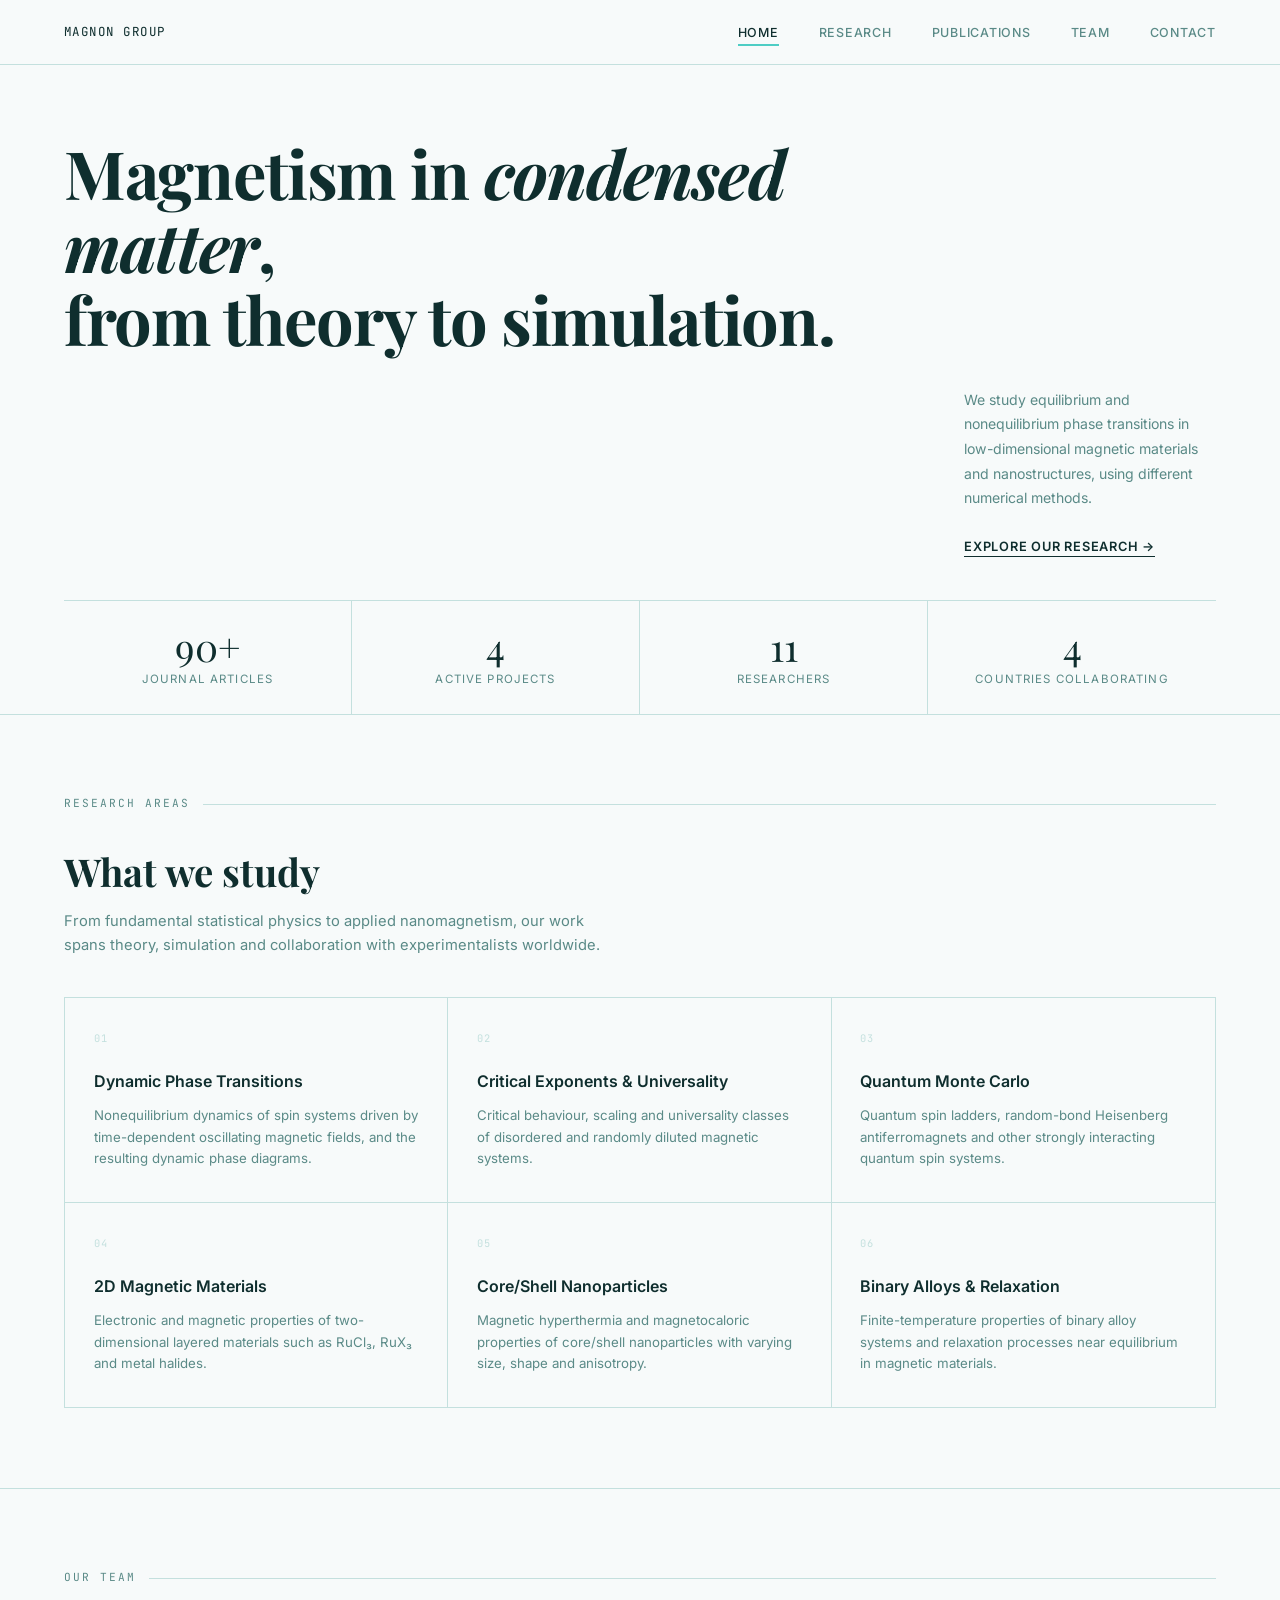
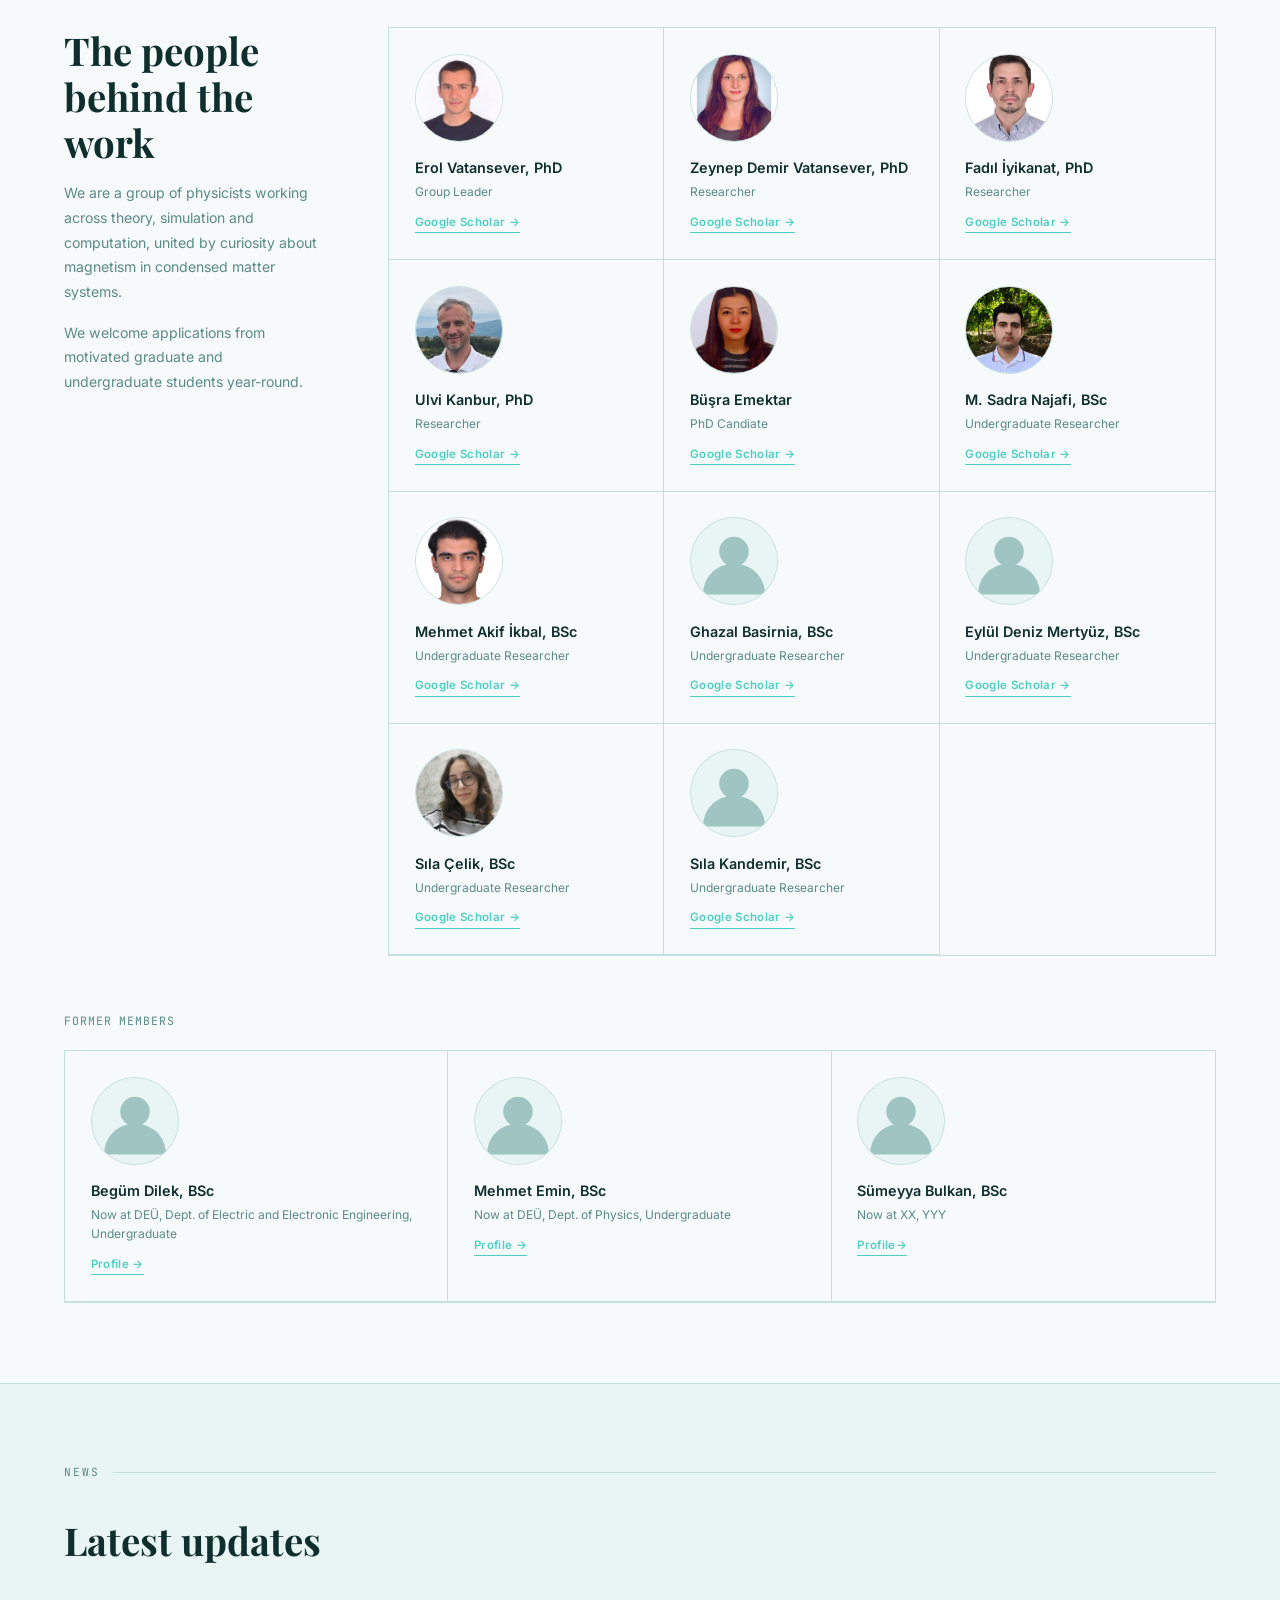
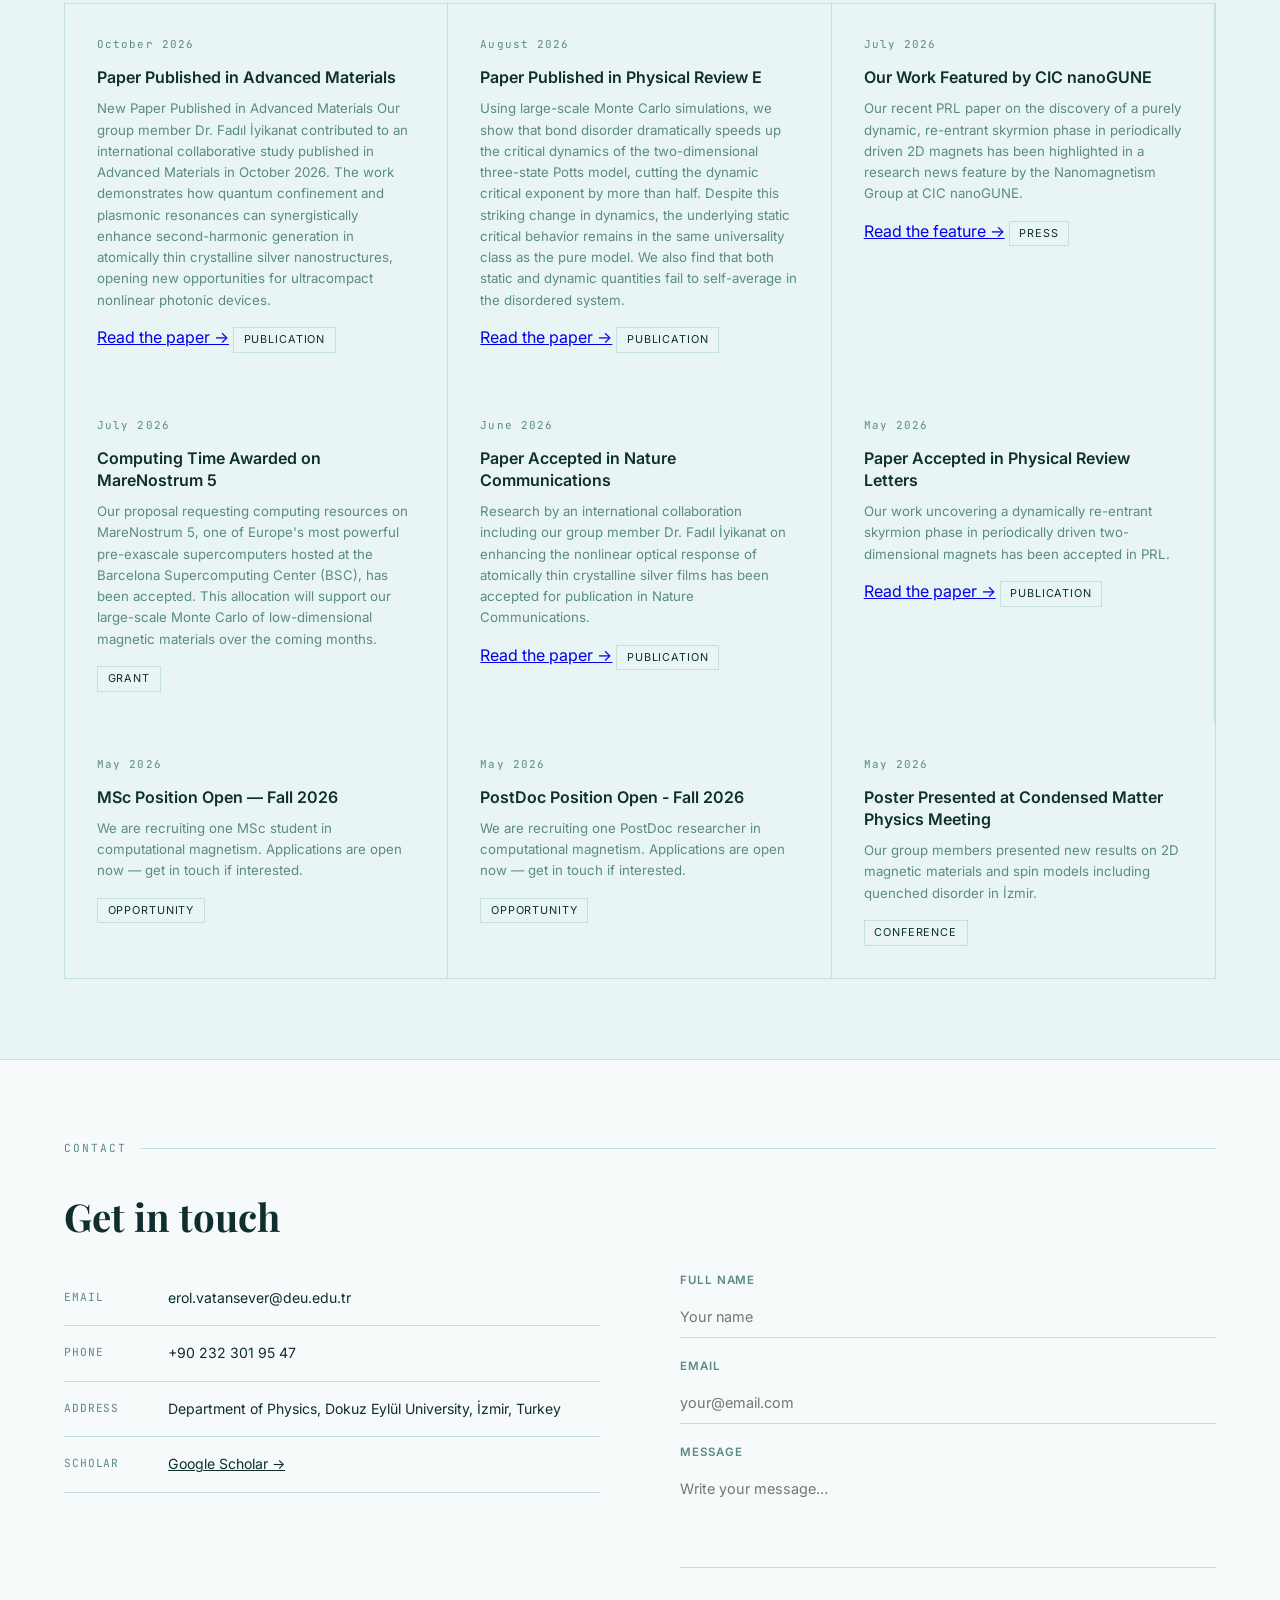
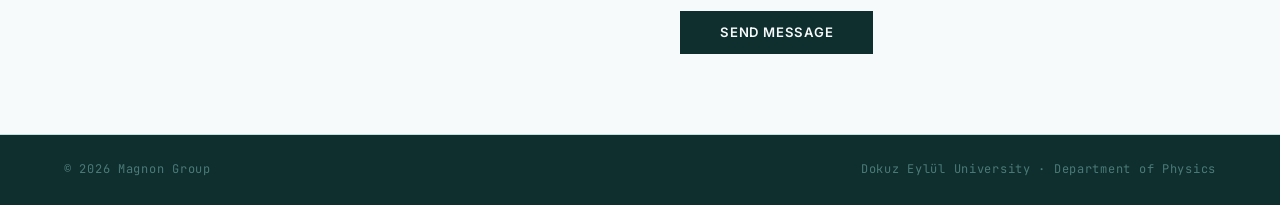
<file: index.html>
<!DOCTYPE html>
<html lang="en">
<head>
<meta charset="UTF-8">
<meta name="viewport" content="width=device-width, initial-scale=1.0">
<title>Magnon Group — Computational Magnetism in Nanomaterials | Dokuz Eylül University</title>
<link href="https://fonts.googleapis.com/css2?family=Playfair+Display:ital,wght@0,400;0,700;1,400&family=Inter:wght@300;400;500;600&family=JetBrains+Mono:wght@400;500&display=swap" rel="stylesheet">
<link rel="stylesheet" href="shared.css">
</head>
<body>

<!-- ============================================================
     HOW TO EDIT
     - Search for [EDIT] to find every placeholder
     - This site has 3 pages: index.html / research.html / publications.html
     - All three share one stylesheet: shared.css
     ============================================================ -->

<nav>
  <a class="nav-logo" href="index.html">Magnon Group</a>
  <ul class="nav-links">
    <li><a href="index.html" class="active">Home</a></li>
    <li><a href="research.html">Research</a></li>
    <li><a href="publications.html">Publications</a></li>
    <li><a href="#team">Team</a></li>
    <li><a href="#contact">Contact</a></li>
  </ul>
</nav>

<!-- HERO -->
<div class="hero">
  <div class="hero-main">
    <h1 class="hero-headline">Magnetism in <em>condensed matter</em>,<br>from theory to simulation.</h1>
    <div class="hero-aside">
      <p>We study equilibrium and nonequilibrium phase transitions in low-dimensional magnetic materials and nanostructures, 
        using different numerical methods.</p>
      <a href="research.html" class="hero-link">Explore our research →</a>
    </div>
  </div>
  <div class="hero-bar">
    <div class="hero-stat"><div class="stat-n">90+</div><div class="stat-l">Journal Articles</div></div>
    <div class="hero-stat"><div class="stat-n">4</div><div class="stat-l">Active Projects</div></div>
    <div class="hero-stat"><div class="stat-n">11</div><div class="stat-l">Researchers</div></div>
    <div class="hero-stat"><div class="stat-n">4</div><div class="stat-l">Countries Collaborating</div></div>
  </div>
</div>

<!-- RESEARCH AREAS -->
<section id="research">
  <div class="eyebrow">Research Areas</div>
  <h2 class="title">What we study</h2>
  <p class="sub">From fundamental statistical physics to applied nanomagnetism, our work spans theory, simulation and collaboration with experimentalists worldwide.</p>
  <div class="research-grid" style="grid-template-columns: repeat(3, 1fr);">
    <div class="rc">
      <div class="rc-num">01</div>
      <h3>Dynamic Phase Transitions</h3>
      <p>Nonequilibrium dynamics of spin systems driven by time-dependent oscillating magnetic fields, and the resulting dynamic phase diagrams.</p>
    </div>
    <div class="rc">
      <div class="rc-num">02</div>
      <h3>Critical Exponents &amp; Universality</h3>
      <p>Critical behaviour, scaling and universality classes of disordered and randomly diluted magnetic systems.</p>
    </div>
    <div class="rc">
      <div class="rc-num">03</div>
      <h3>Quantum Monte Carlo</h3>
      <p>Quantum spin ladders, random-bond Heisenberg antiferromagnets and other strongly interacting quantum spin systems.</p>
    </div>
    <div class="rc">
      <div class="rc-num">04</div>
      <h3>2D Magnetic Materials</h3>
      <p>Electronic and magnetic properties of two-dimensional layered materials such as RuCl₃, RuX₃ and metal halides.</p>
    </div>
    <div class="rc">
      <div class="rc-num">05</div>
      <h3>Core/Shell Nanoparticles</h3>
      <p>Magnetic hyperthermia and magnetocaloric properties of core/shell nanoparticles with varying size, shape and anisotropy.</p>
    </div>
    <div class="rc">
      <div class="rc-num">06</div>
      <h3>Binary Alloys &amp; Relaxation</h3>
      <p>Finite-temperature properties of binary alloy systems and relaxation processes near equilibrium in magnetic materials.</p>
    </div>
  </div>
</section>

<!-- TEAM -->
<section id="team">
  <div class="eyebrow">Our Team</div>
  <div class="team-layout">
    <div class="team-intro">
      <h2 class="title">The people<br>behind the work</h2>
      <p>We are a group of physicists working across theory, simulation and computation, united by curiosity about magnetism in condensed matter systems.</p>
      <p>We welcome applications from motivated graduate and undergraduate students year-round.</p>
    </div>
    <div class="team-grid">
      <!-- [EDIT] Replace names/roles with your real team. Copy a .mc block to add more people. -->
      <div class="mc"><img class="mc-photo" src="images/erol-vatansever.jpeg" alt="Erol Vatansever, PhD"><div class="mc-name">Erol Vatansever, PhD</div><div class="mc-role">Group Leader</div><a class="mc-link" href="https://scholar.google.com/citations?user=gtV7lAQAAAAJ&hl=en">Google Scholar →</a></div>
      <div class="mc"><img class="mc-photo" src="images/zeynep-demir.jpeg" alt="Zeynep Demir Vatansever, PhD"><div class="mc-name">Zeynep Demir Vatansever, PhD</div><div class="mc-role">Researcher</div><a class="mc-link" href="https://scholar.google.com/citations?user=lhXgpDoAAAAJ&hl=tr">Google Scholar →</a></div>
      <div class="mc"><img class="mc-photo" src="images/fadil-iyikanat.jpeg" alt="Fadıl İyikanat, PhD"><div class="mc-name">Fadıl İyikanat, PhD</div><div class="mc-role">Researcher</div><a class="mc-link" href="https://scholar.google.com/citations?user=Ifz0yk0AAAAJ&hl=en">Google Scholar →</a></div>
      <div class="mc"><img class="mc-photo" src="images/ulvi-kanbur.jpeg" alt="Ulvi Kanbur, PhD"><div class="mc-name">Ulvi Kanbur, PhD</div><div class="mc-role">Researcher</div><a class="mc-link" href="https://scholar.google.com/citations?user=NIyL16gAAAAJ&hl=tr">Google Scholar →</a></div>
      <div class="mc"><img class="mc-photo" src="images/busra-emektar.jpeg" alt="Büşra Emektar"><div class="mc-name">Büşra Emektar</div><div class="mc-role">PhD Candiate</div><a class="mc-link" href="#">Google Scholar →</a></div>
      <div class="mc"><img class="mc-photo" src="images/sadra-najafi.jpeg" alt="M. Sadra Najafi, BSc"><div class="mc-name">M. Sadra Najafi, BSc</div><div class="mc-role">Undergraduate Researcher</div><a class="mc-link" href="#">Google Scholar →</a></div>
      <div class="mc"><img class="mc-photo" src="images/mehmet-akif.jpeg" alt="Mehmet Akif İkbal, BSc"><div class="mc-name">Mehmet Akif İkbal, BSc</div><div class="mc-role">Undergraduate Researcher</div><a class="mc-link" href="#">Google Scholar →</a></div>
      <div class="mc"><img class="mc-photo" src="images/avatar-placeholder.svg" alt="Ghazal Basirnia, BSc"><div class="mc-name">Ghazal Basirnia, BSc</div><div class="mc-role">Undergraduate Researcher</div><a class="mc-link" href="#">Google Scholar →</a></div>
      <div class="mc"><img class="mc-photo" src="images/avatar-placeholder.svg" alt="Eylül Deniz Mertyüz, BSc"><div class="mc-name">Eylül Deniz Mertyüz, BSc</div><div class="mc-role">Undergraduate Researcher</div><a class="mc-link" href="#">Google Scholar →</a></div>
      <div class="mc"><img class="mc-photo" src="images/sila-celik.jpeg" alt="Sıla Çelik, BSc"><div class="mc-name">Sıla Çelik, BSc</div><div class="mc-role">Undergraduate Researcher</div><a class="mc-link" href="#">Google Scholar →</a></div>
      <div class="mc"><img class="mc-photo" src="images/avatar-placeholder.svg" alt="Sıla Kandemir, BSc"><div class="mc-name">Sıla Kandemir, BSc</div><div class="mc-role">Undergraduate Researcher</div><a class="mc-link" href="#">Google Scholar →</a></div>

    </div>
  </div>

  <div style="margin-top: 3.5rem;">
    <p style="font-size: 0.72rem; color: var(--gray3); text-transform: uppercase; letter-spacing: 0.08em; margin-bottom: 1.2rem; font-family: 'JetBrains Mono', monospace;">Former Members</p>
    <div class="team-grid">
      <!-- [EDIT] Replace with real former members. Copy a .mc block to add more. -->
       <div class="mc"><img class="mc-photo" src="images/avatar-placeholder.svg" alt="Begüm Dilek, BSc"><div class="mc-name">Begüm Dilek, BSc</div><div class="mc-role">Now at  DEÜ, Dept. of Electric and Electronic Engineering, Undergraduate</div><a class="mc-link" href="#">Profile →</a></div>
      <div class="mc"><img class="mc-photo" src="images/avatar-placeholder.svg" alt="Mehmet Emin, BSc"><div class="mc-name">Mehmet Emin, BSc</div><div class="mc-role">Now at DEÜ, Dept. of Physics, Undergraduate</div><a class="mc-link" href="#">Profile →</a></div>
       <div class="mc"><img class="mc-photo" src="images/avatar-placeholder.svg" alt="Sümeyya Bulkan, BSc"><div class="mc-name">Sümeyya Bulkan, BSc</div><div class="mc-role">Now at  XX, YYY</div><a class="mc-link" href="#">Profile→</a></div>
  </div>

 
</section>

<!-- NEWS -->
<section class="news" id="news">
  <div class="eyebrow">News</div>
  <h2 class="title">Latest updates</h2>
  <div class="news-grid">
    <!-- [EDIT] One .nc block per news item. -->
     <div class="nc">
      <div class="nc-date">October 2026</div>
      <h3>Paper Published in Advanced Materials</h3>
      <p>New Paper Published in Advanced Materials
Our group member Dr. Fadıl İyikanat contributed to an international collaborative study published in Advanced Materials in October 2026. The work demonstrates how quantum confinement and plasmonic resonances can synergistically enhance second-harmonic generation in atomically thin crystalline silver nanostructures, opening new opportunities for ultracompact nonlinear photonic devices.</p>
      <a class="nc-link" href="https://advanced.onlinelibrary.wiley.com/doi/full/10.1002/adma.75217" target="_blank">Read the paper →</a>
      <span class="nc-tag">Publication</span>
    </div>
     <div class="nc">
      <div class="nc-date">August 2026</div>
      <h3>Paper Published in Physical Review E</h3>
      <p>Using large-scale Monte Carlo simulations, we show that bond disorder dramatically speeds up the critical dynamics of the two-dimensional three-state Potts model, cutting the dynamic critical exponent by more than half. Despite this striking change in dynamics, the underlying static critical behavior remains in the same universality class as the pure model. We also find that both static and dynamic quantities fail to self-average in the disordered system.</p>
      <a class="nc-link" href="https://journals.aps.org/pre/accepted/10.1103/7hy2-c47n" target="_blank">Read the paper →</a>
      <span class="nc-tag">Publication</span>
    </div>
     <div class="nc">
      <div class="nc-date">July 2026</div>
      <h3>Our Work Featured by CIC nanoGUNE</h3>
      <p>Our recent PRL paper on the discovery of a purely dynamic, re-entrant skyrmion phase in periodically driven 2D magnets has been highlighted in a research news feature by the Nanomagnetism Group at CIC nanoGUNE.</p>
      <a class="nc-link" href="https://www.nanogune.eu/en/research/nanomagnetism/news/purely-dynamic-skyrmion-phase-discovered" target="_blank">Read the feature →</a>
      <span class="nc-tag">Press</span>
    </div>
     <div class="nc">
      <div class="nc-date">July 2026</div>
      <h3>Computing Time Awarded on MareNostrum 5</h3>
      <p>Our proposal requesting computing resources on MareNostrum 5, one of Europe's most powerful pre-exascale supercomputers hosted at the Barcelona Supercomputing Center (BSC), has been accepted. This allocation will support our large-scale Monte Carlo of low-dimensional magnetic materials over the coming months.</p>
      <span class="nc-tag">Grant</span>
    </div>
     <div class="nc">
      <div class="nc-date">June 2026</div>
      <h3>Paper Accepted in Nature Communications</h3>
      <p>Research by an international collaboration including our group member Dr. Fadıl İyikanat on enhancing the nonlinear optical response of atomically thin crystalline silver films has been accepted for publication in Nature Communications.</p>
      <a class="nc-link" href="https://www.nature.com/articles/s41467-026-74804-4" target="_blank">Read the paper →</a>
      <span class="nc-tag">Publication</span>
    </div>
    <div class="nc">
      <div class="nc-date">May 2026</div>
      <h3>Paper Accepted in Physical Review Letters</h3>
      <p>Our work uncovering a dynamically re-entrant skyrmion phase in periodically driven two-dimensional magnets has been accepted in PRL.</p>
      <a class="nc-link" href="https://journals.aps.org/prl/abstract/10.1103/jn9y-yfcw" target="_blank">Read the paper →</a>
      <span class="nc-tag">Publication</span>
    </div>
    <div class="nc">
      <div class="nc-date">May 2026</div>
      <h3>MSc Position Open — Fall 2026</h3>
      <p>We are recruiting one MSc student in computational magnetism. Applications are open now — get in touch if interested.</p>
      <span class="nc-tag">Opportunity</span>
    </div>
    <div class="nc">
      <div class="nc-date">May 2026</div>
      <h3>PostDoc Position Open - Fall 2026</h3>
      <p>We are recruiting one PostDoc researcher in computational magnetism. Applications are open now — get in touch if interested.</p>
      <span class="nc-tag">Opportunity</span>
    </div>
    <div class="nc">
      <div class="nc-date">May 2026</div>
      <h3>Poster Presented at Condensed Matter Physics Meeting</h3>
      <p>Our group members presented new results on 2D magnetic materials and  spin models including quenched disorder in İzmir.</p>
      <span class="nc-tag">Conference</span>
    </div>
  </div>
</section>

<!-- CONTACT -->
<section id="contact">
  <div class="eyebrow">Contact</div>
  <div class="contact-layout">
    <div>
      <h2 class="title">Get in touch</h2>
      <div class="contact-details">
        <div class="cd-row"><span class="cd-label">Email</span><span>erol.vatansever@deu.edu.tr</span></div>
        <div class="cd-row"><span class="cd-label">Phone</span><span>+90 232 301 95 47</span></div>
        <div class="cd-row"><span class="cd-label">Address</span><span>Department of Physics, Dokuz Eylül University, İzmir, Turkey</span></div>
        <div class="cd-row"><span class="cd-label">Scholar</span><span><a href="https://scholar.google.com.tr/citations?user=gtV7lAQAAAAJ" target="_blank" style="color:inherit;">Google Scholar →</a></span></div>
      </div>
    </div>
    <div>
      <h2 class="title" style="opacity:0;user-select:none">·</h2>
      <form class="contact-form" action="https://formspree.io/f/xdavrqqo" method="POST">
  <div class="fg"><label>Full Name</label><input type="text" name="name" placeholder="Your name" required></div>
  <div class="fg"><label>Email</label><input type="email" name="email" placeholder="your@email.com" required></div>
  <div class="fg"><label>Message</label><textarea name="message" placeholder="Write your message…" required></textarea></div>
  <button type="submit" class="btn-send">Send Message</button>
</form>
    </div>
  </div>
</section>

<footer>
  <span>© 2026 Magnon Group</span>
  <span>Dokuz Eylül University · Department of Physics</span>
</footer>

</body>
</html>
</file>
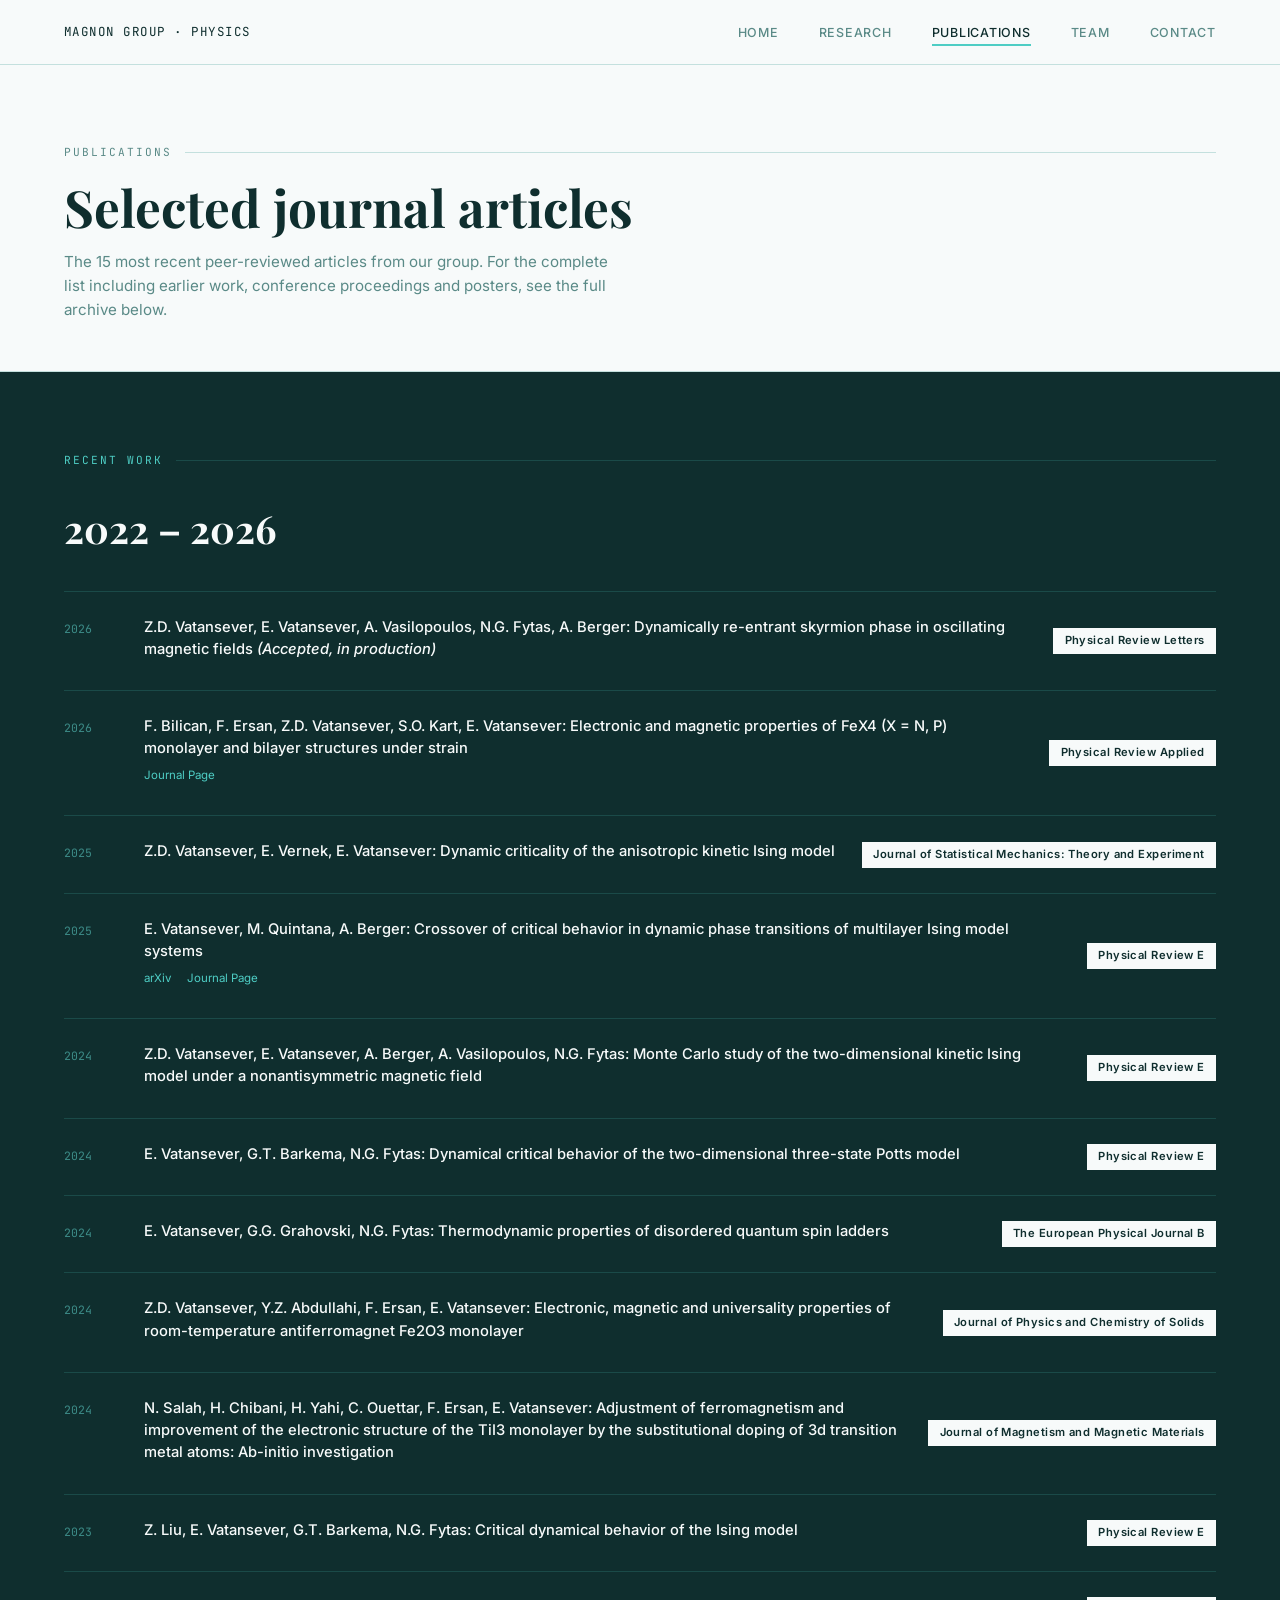
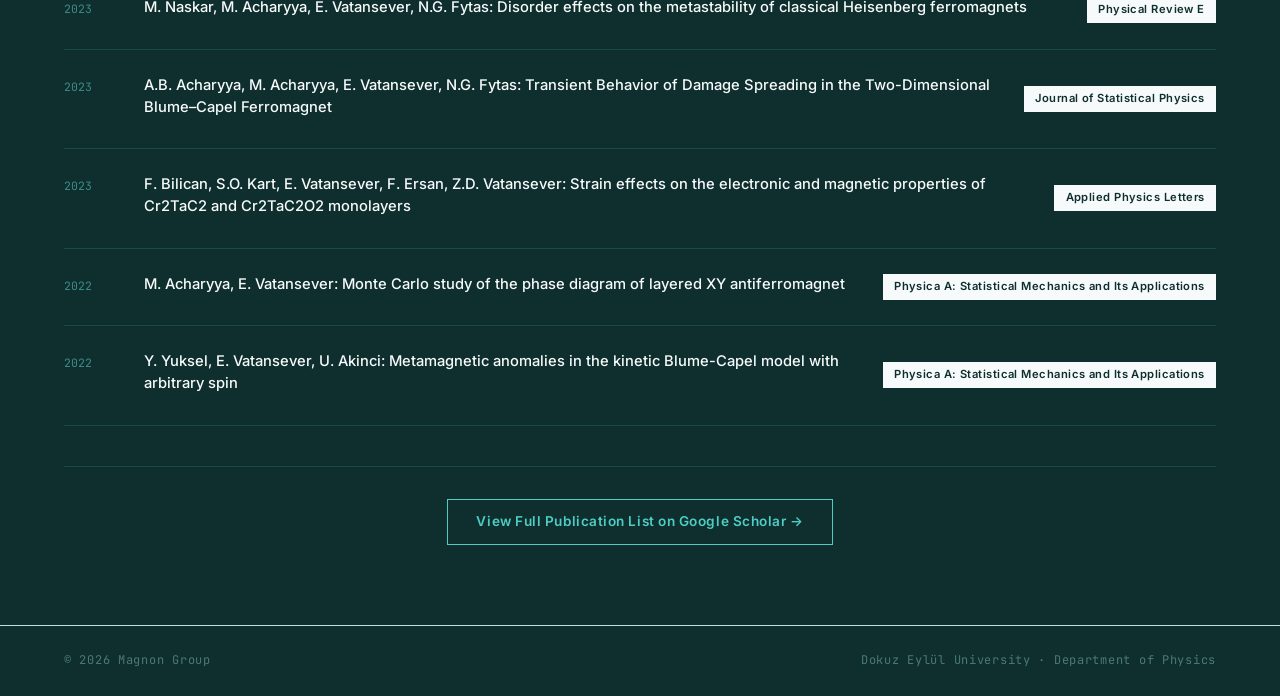
<file: publications.html>
<!DOCTYPE html>
<html lang="en">
<head>
<meta charset="UTF-8">
<meta name="viewport" content="width=device-width, initial-scale=1.0">
<title>Publications — Magnon Group</title>
<link href="https://fonts.googleapis.com/css2?family=Playfair+Display:ital,wght@0,400;0,700;1,400&family=Inter:wght@300;400;500;600&family=JetBrains+Mono:wght@400;500&display=swap" rel="stylesheet">
<link rel="stylesheet" href="shared.css">
</head>
<body>

<nav>
  <a class="nav-logo" href="index.html">Magnon Group · Physics</a>
  <ul class="nav-links">
    <li><a href="index.html">Home</a></li>
    <li><a href="research.html">Research</a></li>
    <li><a href="publications.html" class="active">Publications</a></li>
    <li><a href="index.html#team">Team</a></li>
    <li><a href="index.html#contact">Contact</a></li>
  </ul>
</nav>

<div class="page-header">
  <div class="eyebrow">Publications</div>
  <h1>Selected journal articles</h1>
  <p>The 15 most recent peer-reviewed articles from our group. For the complete list including earlier work, conference proceedings and posters, see the full archive below.</p>
</div>

<section class="publications">
  <div class="eyebrow">Recent Work</div>
  <h2 class="title">2022 – 2026</h2>
  <div class="pub-list">
    <div class="pub-item">
      <div class="pub-yr">2026</div>
      <div>
        <div class="pub-t">Z.D. Vatansever, E. Vatansever, A. Vasilopoulos, N.G. Fytas, A. Berger: Dynamically re-entrant skyrmion phase in oscillating magnetic fields <em>(Accepted, in production)</em></div>
        <div class="pub-a pub-links"></div>
      </div>
      <div class="pub-j">Physical Review Letters</div>
    </div>
    <div class="pub-item">
      <div class="pub-yr">2026</div>
      <div>
        <div class="pub-t">F. Bilican, F. Ersan, Z.D. Vatansever, S.O. Kart, E. Vatansever: Electronic and magnetic properties of FeX4 (X = N, P) monolayer and bilayer structures under strain</div>
        <div class="pub-a pub-links"><a href="https://journals.aps.org/prapplied/abstract/10.1103/btqb-5vh2" target="_blank">Journal Page</a></div>
      </div>
      <div class="pub-j">Physical Review Applied</div>
    </div>
    <div class="pub-item">
      <div class="pub-yr">2025</div>
      <div>
        <div class="pub-t">Z.D. Vatansever, E. Vernek, E. Vatansever: Dynamic criticality of the anisotropic kinetic Ising model</div>
        <div class="pub-a pub-links"></div>
      </div>
      <div class="pub-j">Journal of Statistical Mechanics: Theory and Experiment</div>
    </div>
    <div class="pub-item">
      <div class="pub-yr">2025</div>
      <div>
        <div class="pub-t">E. Vatansever, M. Quintana, A. Berger: Crossover of critical behavior in dynamic phase transitions of multilayer Ising model systems</div>
        <div class="pub-a pub-links"><a href="https://arxiv.org/abs/2412.20579" target="_blank">arXiv</a><a href="https://link.aps.org/doi/10.1103/8wd8-dfkj" target="_blank">Journal Page</a></div>
      </div>
      <div class="pub-j">Physical Review E</div>
    </div>
    <div class="pub-item">
      <div class="pub-yr">2024</div>
      <div>
        <div class="pub-t">Z.D. Vatansever, E. Vatansever, A. Berger, A. Vasilopoulos, N.G. Fytas: Monte Carlo study of the two-dimensional kinetic Ising model under a nonantisymmetric magnetic field</div>
        <div class="pub-a pub-links"></div>
      </div>
      <div class="pub-j">Physical Review E</div>
    </div>
    <div class="pub-item">
      <div class="pub-yr">2024</div>
      <div>
        <div class="pub-t">E. Vatansever, G.T. Barkema, N.G. Fytas: Dynamical critical behavior of the two-dimensional three-state Potts model</div>
        <div class="pub-a pub-links"></div>
      </div>
      <div class="pub-j">Physical Review E</div>
    </div>
    <div class="pub-item">
      <div class="pub-yr">2024</div>
      <div>
        <div class="pub-t">E. Vatansever, G.G. Grahovski, N.G. Fytas: Thermodynamic properties of disordered quantum spin ladders</div>
        <div class="pub-a pub-links"></div>
      </div>
      <div class="pub-j">The European Physical Journal B</div>
    </div>
    <div class="pub-item">
      <div class="pub-yr">2024</div>
      <div>
        <div class="pub-t">Z.D. Vatansever, Y.Z. Abdullahi, F. Ersan, E. Vatansever: Electronic, magnetic and universality properties of room-temperature antiferromagnet Fe2O3 monolayer</div>
        <div class="pub-a pub-links"></div>
      </div>
      <div class="pub-j">Journal of Physics and Chemistry of Solids</div>
    </div>
    <div class="pub-item">
      <div class="pub-yr">2024</div>
      <div>
        <div class="pub-t">N. Salah, H. Chibani, H. Yahi, C. Ouettar, F. Ersan, E. Vatansever: Adjustment of ferromagnetism and improvement of the electronic structure of the TiI3 monolayer by the substitutional doping of 3d transition metal atoms: Ab-initio investigation</div>
        <div class="pub-a pub-links"></div>
      </div>
      <div class="pub-j">Journal of Magnetism and Magnetic Materials</div>
    </div>
    <div class="pub-item">
      <div class="pub-yr">2023</div>
      <div>
        <div class="pub-t">Z. Liu, E. Vatansever, G.T. Barkema, N.G. Fytas: Critical dynamical behavior of the Ising model</div>
        <div class="pub-a pub-links"></div>
      </div>
      <div class="pub-j">Physical Review E</div>
    </div>
    <div class="pub-item">
      <div class="pub-yr">2023</div>
      <div>
        <div class="pub-t">M. Naskar, M. Acharyya, E. Vatansever, N.G. Fytas: Disorder effects on the metastability of classical Heisenberg ferromagnets</div>
        <div class="pub-a pub-links"></div>
      </div>
      <div class="pub-j">Physical Review E</div>
    </div>
    <div class="pub-item">
      <div class="pub-yr">2023</div>
      <div>
        <div class="pub-t">A.B. Acharyya, M. Acharyya, E. Vatansever, N.G. Fytas: Transient Behavior of Damage Spreading in the Two-Dimensional Blume–Capel Ferromagnet</div>
        <div class="pub-a pub-links"></div>
      </div>
      <div class="pub-j">Journal of Statistical Physics</div>
    </div>
    <div class="pub-item">
      <div class="pub-yr">2023</div>
      <div>
        <div class="pub-t">F. Bilican, S.O. Kart, E. Vatansever, F. Ersan, Z.D. Vatansever: Strain effects on the electronic and magnetic properties of Cr2TaC2 and Cr2TaC2O2 monolayers</div>
        <div class="pub-a pub-links"></div>
      </div>
      <div class="pub-j">Applied Physics Letters</div>
    </div>
    <div class="pub-item">
      <div class="pub-yr">2022</div>
      <div>
        <div class="pub-t">M. Acharyya, E. Vatansever: Monte Carlo study of the phase diagram of layered XY antiferromagnet</div>
        <div class="pub-a pub-links"></div>
      </div>
      <div class="pub-j">Physica A: Statistical Mechanics and Its Applications</div>
    </div>
    <div class="pub-item">
      <div class="pub-yr">2022</div>
      <div>
        <div class="pub-t">Y. Yuksel, E. Vatansever, U. Akinci: Metamagnetic anomalies in the kinetic Blume-Capel model with arbitrary spin</div>
        <div class="pub-a pub-links"></div>
      </div>
      <div class="pub-j">Physica A: Statistical Mechanics and Its Applications</div>
    </div>
  </div>
  <div class="more-pubs">
    <a href="https://scholar.google.com.tr/citations?user=gtV7lAQAAAAJ" target="_blank">View Full Publication List on Google Scholar →</a>
  </div>
</section>

<footer>
  <span>© 2026 Magnon Group</span>
  <span>Dokuz Eylül University · Department of Physics</span>
</footer>

</body>
</html>
</file>
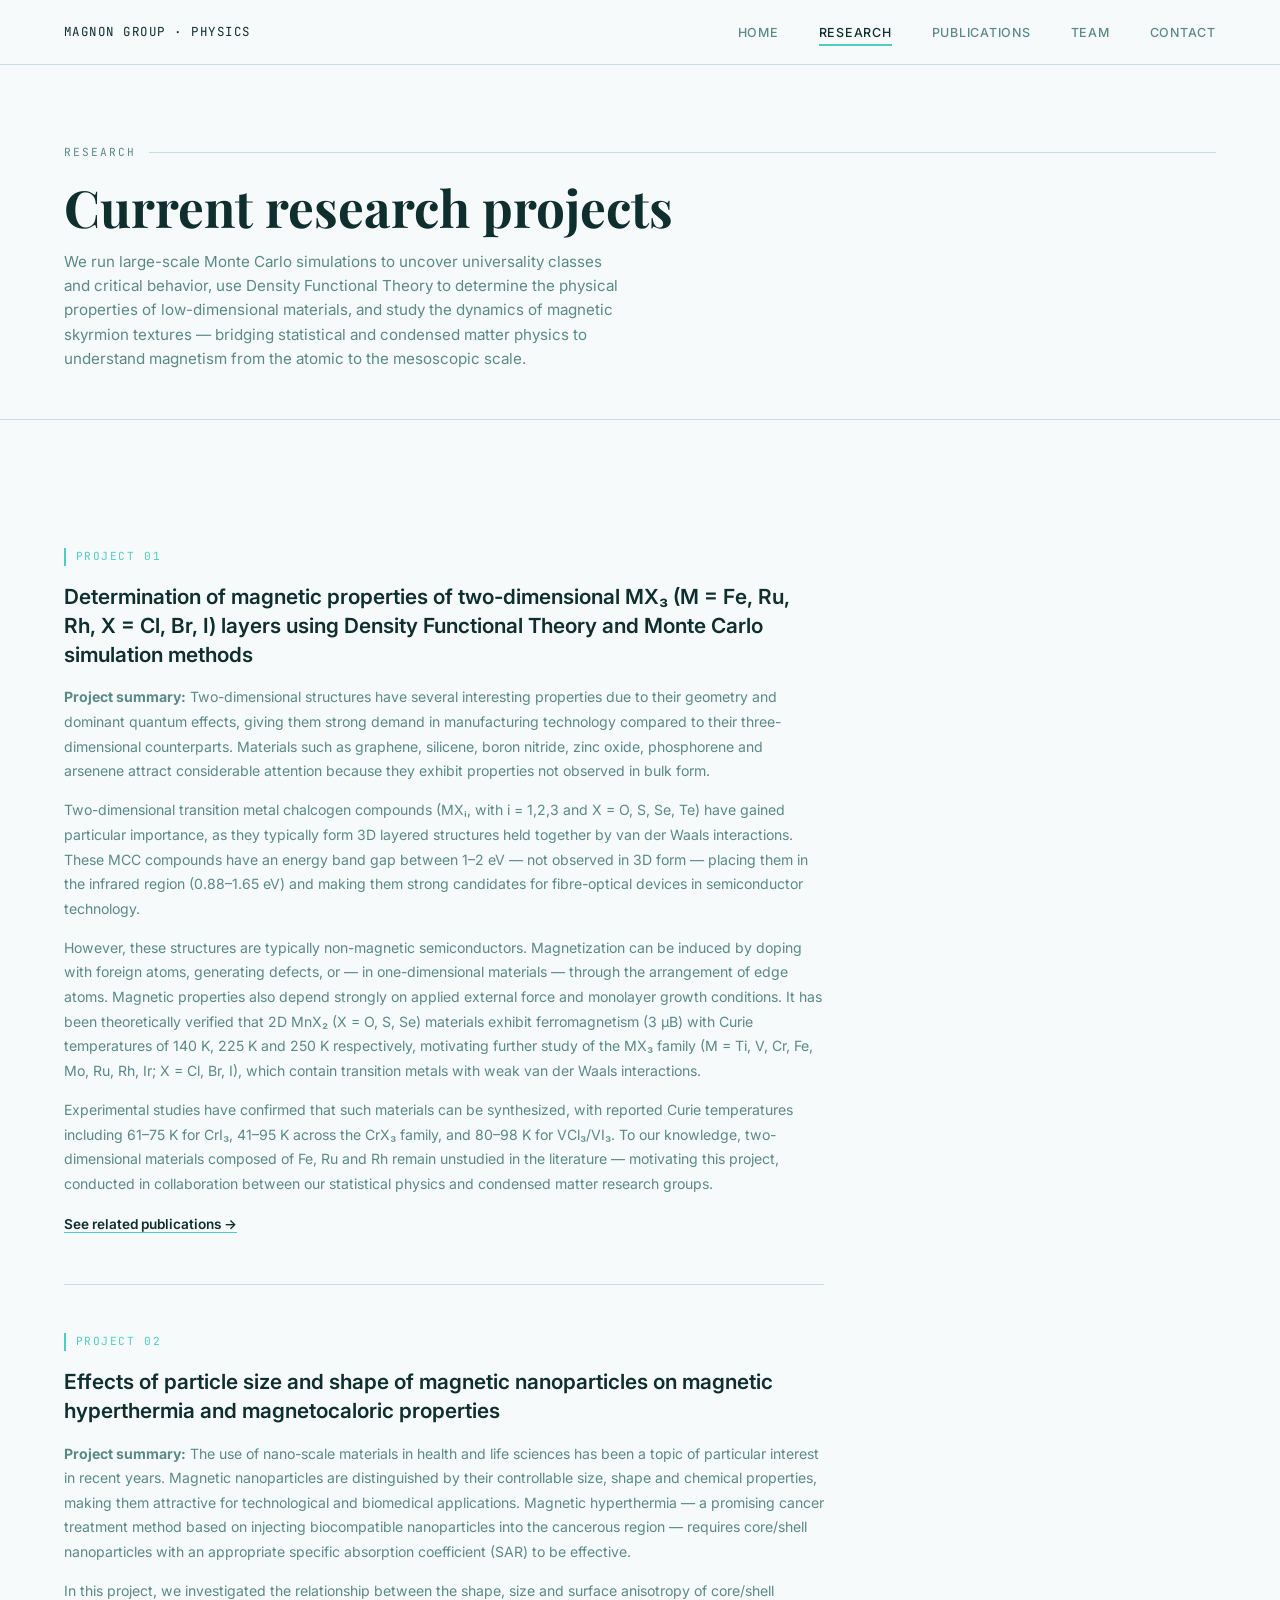
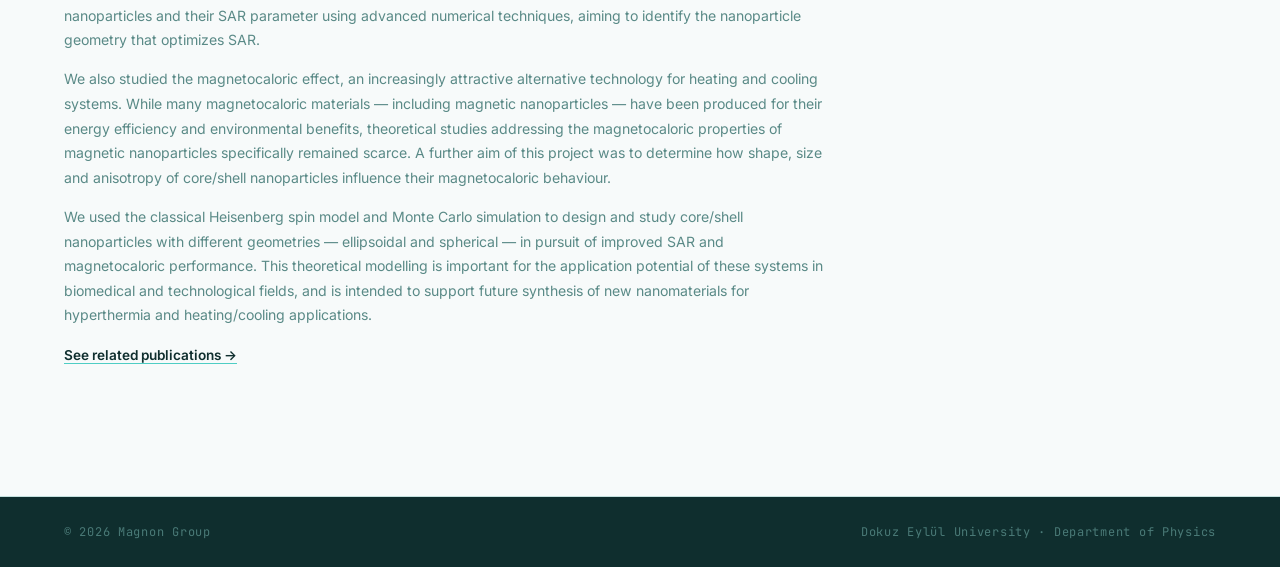
<file: research.html>
<!DOCTYPE html>
<html lang="en">
<head>
<meta charset="UTF-8">
<meta name="viewport" content="width=device-width, initial-scale=1.0">
<title>Research — Magnon Group</title>
<link href="https://fonts.googleapis.com/css2?family=Playfair+Display:ital,wght@0,400;0,700;1,400&family=Inter:wght@300;400;500;600&family=JetBrains+Mono:wght@400;500&display=swap" rel="stylesheet">
<link rel="stylesheet" href="shared.css">
</head>
<body>

<nav>
  <a class="nav-logo" href="index.html">Magnon Group · Physics</a>
  <ul class="nav-links">
    <li><a href="index.html">Home</a></li>
    <li><a href="research.html" class="active">Research</a></li>
    <li><a href="publications.html">Publications</a></li>
    <li><a href="index.html#team">Team</a></li>
    <li><a href="index.html#contact">Contact</a></li>
  </ul>
</nav>

<div class="page-header">
  <div class="eyebrow">Research</div>
  <h1>Current research projects</h1>
  <p>We run large-scale Monte Carlo simulations to uncover universality classes and critical behavior, use Density Functional Theory to determine the physical properties of low-dimensional materials, and study the dynamics of magnetic skyrmion textures — bridging statistical and condensed matter physics to understand magnetism from the atomic to the mesoscopic scale.</p>
</div>

<section>
  <div class="project">
    <div>
      <div class="project-tag">Project 01</div>
      <h3>Determination of magnetic properties of two-dimensional MX₃ (M = Fe, Ru, Rh, X = Cl, Br, I) layers using Density Functional Theory and Monte Carlo simulation methods</h3>
      <p><strong>Project summary:</strong> Two-dimensional structures have several interesting properties due to their geometry and dominant quantum effects, giving them strong demand in manufacturing technology compared to their three-dimensional counterparts. Materials such as graphene, silicene, boron nitride, zinc oxide, phosphorene and arsenene attract considerable attention because they exhibit properties not observed in bulk form.</p>
      <p>Two-dimensional transition metal chalcogen compounds (MXᵢ, with i = 1,2,3 and X = O, S, Se, Te) have gained particular importance, as they typically form 3D layered structures held together by van der Waals interactions. These MCC compounds have an energy band gap between 1–2 eV — not observed in 3D form — placing them in the infrared region (0.88–1.65 eV) and making them strong candidates for fibre-optical devices in semiconductor technology.</p>
      <p>However, these structures are typically non-magnetic semiconductors. Magnetization can be induced by doping with foreign atoms, generating defects, or — in one-dimensional materials — through the arrangement of edge atoms. Magnetic properties also depend strongly on applied external force and monolayer growth conditions. It has been theoretically verified that 2D MnX₂ (X = O, S, Se) materials exhibit ferromagnetism (3 µB) with Curie temperatures of 140 K, 225 K and 250 K respectively, motivating further study of the MX₃ family (M = Ti, V, Cr, Fe, Mo, Ru, Rh, Ir; X = Cl, Br, I), which contain transition metals with weak van der Waals interactions.</p>
      <p>Experimental studies have confirmed that such materials can be synthesized, with reported Curie temperatures including 61–75 K for CrI₃, 41–95 K across the CrX₃ family, and 80–98 K for VCl₃/VI₃. To our knowledge, two-dimensional materials composed of Fe, Ru and Rh remain unstudied in the literature — motivating this project, conducted in collaboration between our statistical physics and condensed matter research groups.</p>
      <a href="publications.html">See related publications →</a>
    </div>
  </div>

  <div class="project">
    <div>
      <div class="project-tag">Project 02</div>
      <h3>Effects of particle size and shape of magnetic nanoparticles on magnetic hyperthermia and magnetocaloric properties</h3>
      <p><strong>Project summary:</strong> The use of nano-scale materials in health and life sciences has been a topic of particular interest in recent years. Magnetic nanoparticles are distinguished by their controllable size, shape and chemical properties, making them attractive for technological and biomedical applications. Magnetic hyperthermia — a promising cancer treatment method based on injecting biocompatible nanoparticles into the cancerous region — requires core/shell nanoparticles with an appropriate specific absorption coefficient (SAR) to be effective.</p>
      <p>In this project, we investigated the relationship between the shape, size and surface anisotropy of core/shell nanoparticles and their SAR parameter using advanced numerical techniques, aiming to identify the nanoparticle geometry that optimizes SAR.</p>
      <p>We also studied the magnetocaloric effect, an increasingly attractive alternative technology for heating and cooling systems. While many magnetocaloric materials — including magnetic nanoparticles — have been produced for their energy efficiency and environmental benefits, theoretical studies addressing the magnetocaloric properties of magnetic nanoparticles specifically remained scarce. A further aim of this project was to determine how shape, size and anisotropy of core/shell nanoparticles influence their magnetocaloric behaviour.</p>
      <p>We used the classical Heisenberg spin model and Monte Carlo simulation to design and study core/shell nanoparticles with different geometries — ellipsoidal and spherical — in pursuit of improved SAR and magnetocaloric performance. This theoretical modelling is important for the application potential of these systems in biomedical and technological fields, and is intended to support future synthesis of new nanomaterials for hyperthermia and heating/cooling applications.</p>
      <a href="publications.html">See related publications →</a>
    </div>
  </div>

  <!-- [EDIT] Add more .project blocks here for additional projects -->
</section>

<footer>
  <span>© 2026 Magnon Group</span>
  <span>Dokuz Eylül University · Department of Physics</span>
</footer>

</body>
</html>
</file>
<file: shared.css>
:root {
  --black:  #0F2E2E;
  --white:  #F7FAFA;
  --gray1:  #E8F5F4;
  --teal:   #4ECDC4;
  --gray3:  #5A8A87;
  --rule:   #C4E0DE;
}
*, *::before, *::after { box-sizing: border-box; margin: 0; padding: 0; }
html { scroll-behavior: smooth; }
body { font-family: 'Inter', sans-serif; background: var(--white); color: var(--black); line-height: 1.6; }

nav {
  position: fixed; top: 0; left: 0; right: 0; z-index: 100;
  display: flex; align-items: center; justify-content: space-between;
  padding: 1.2rem 4rem;
  background: var(--white);
  border-bottom: 1px solid var(--rule);
}
.nav-logo { font-family: 'JetBrains Mono', monospace; font-size: 0.78rem; letter-spacing: 0.12em; text-transform: uppercase; color: var(--black); text-decoration: none; }
.nav-links { display: flex; gap: 2.5rem; list-style: none; }
.nav-links a { font-size: 0.78rem; font-weight: 500; letter-spacing: 0.06em; color: var(--gray3); text-decoration: none; text-transform: uppercase; transition: color 0.15s; }
.nav-links a:hover, .nav-links a.active { color: var(--black); }
.nav-links a.active { border-bottom: 2px solid var(--teal); padding-bottom: 4px; }

/* Page header (for non-hero pages) */
.page-header { padding: 9rem 4rem 3rem; border-bottom: 1px solid var(--rule); }
.page-header .eyebrow { margin-bottom: 1rem; }
.page-header h1 { font-family: 'Playfair Display', serif; font-size: clamp(2.2rem, 4vw, 3.2rem); line-height: 1.15; margin-bottom: 0.8rem; }
.page-header p { color: var(--gray3); font-size: 0.95rem; max-width: 560px; }

/* Hero (index only) */
.hero { min-height: 70vh; display: grid; grid-template-rows: 1fr auto; padding: 0 4rem; background: var(--white); border-bottom: 1px solid var(--rule); }
.hero-main { display: flex; align-items: flex-start; padding-top: 8.5rem; padding-bottom: 2rem; flex-wrap: wrap; gap: 2rem; }
.hero-headline { font-family: 'Playfair Display', serif; font-size: clamp(2.6rem, 5.2vw, 5rem); line-height: 1.1; letter-spacing: -0.02em; max-width: 850px; }
.hero-headline em { font-style: italic; color: var(--black); }
.hero-aside { margin-left: auto; padding-left: 3rem; padding-bottom: 0.6rem; max-width: 300px; }
.hero-aside p { font-size: 0.88rem; color: var(--gray3); line-height: 1.75; margin-bottom: 1.4rem; }
.hero-link { font-size: 0.8rem; font-weight: 600; text-decoration: none; color: var(--black); letter-spacing: 0.06em; text-transform: uppercase; border-bottom: 1px solid var(--black); padding-bottom: 2px; }
.hero-bar { display: grid; grid-template-columns: repeat(4, 1fr); border-top: 1px solid var(--rule); }
.hero-stat { padding: 1.6rem 0; border-right: 1px solid var(--rule); text-align: center; }
.hero-stat:last-child { border-right: none; }
.stat-n { font-family: 'Playfair Display', serif; font-size: 2.4rem; line-height: 1; margin-bottom: 0.3rem; color: var(--black); }
.stat-l { font-size: 0.72rem; color: var(--gray3); text-transform: uppercase; letter-spacing: 0.1em; }

section { padding: 5rem 4rem; border-bottom: 1px solid var(--rule); }
.eyebrow { font-family: 'JetBrains Mono', monospace; font-size: 0.7rem; letter-spacing: 0.18em; text-transform: uppercase; color: var(--gray3); margin-bottom: 2.2rem; display: flex; align-items: center; gap: 0.8rem; }
.eyebrow::after { content: ''; flex: 1; height: 1px; background: var(--rule); }
h2.title { font-family: 'Playfair Display', serif; font-size: clamp(1.8rem, 3vw, 2.6rem); line-height: 1.2; margin-bottom: 1rem; }
.sub { color: var(--gray3); font-size: 0.92rem; max-width: 560px; }

/* Research grid */
.research-grid { display: grid; grid-template-columns: repeat(4, 1fr); margin-top: 2.5rem; border: 1px solid var(--rule); }
.research-grid .rc:nth-child(3) { border-right: none; }
.research-grid .rc:nth-child(4),
.research-grid .rc:nth-child(5),
.research-grid .rc:nth-child(6) { border-bottom: none; }
.research-grid .rc:not(:nth-last-child(-n+3)) { border-bottom: 1px solid var(--rule); }
.rc { padding: 2rem 1.8rem; border-right: 1px solid var(--rule); transition: background 0.2s; }
.rc:last-child { border-right: none; }
.rc:hover { background: var(--gray1); }
.rc-num { font-family: 'JetBrains Mono', monospace; font-size: 0.65rem; color: var(--rule); letter-spacing: 0.1em; margin-bottom: 1.4rem; }
.rc h3 { font-size: 1rem; font-weight: 600; margin-bottom: 0.6rem; }
.rc p { font-size: 0.83rem; color: var(--gray3); line-height: 1.65; }

/* Project block (research.html) */
.project { padding: 3rem 0; border-bottom: 1px solid var(--rule); max-width: 760px; }
.project:last-child { border-bottom: none; }
.project-tag { font-family: 'JetBrains Mono', monospace; font-size: 0.7rem; letter-spacing: 0.14em; text-transform: uppercase; color: var(--teal); border-left: 2px solid var(--teal); padding-left: 0.6rem; margin-bottom: 1rem; }
.project h3 { font-size: 1.3rem; font-weight: 600; margin-bottom: 1rem; line-height: 1.4; }
.project p { font-size: 0.88rem; color: var(--gray3); line-height: 1.75; margin-bottom: 0.9rem; }
.project a { color: var(--black); border-bottom: 1px solid var(--teal); text-decoration: none; font-weight: 600; font-size: 0.85rem; }

/* Publications */
.publications { background: var(--black); color: var(--white); }
.publications .eyebrow { color: var(--gray2, #4ECDC4); }
.publications .eyebrow::after { background: #1A4A48; }
.publications h2.title { color: var(--white); }
.pub-list { margin-top: 2.5rem; }
.pub-item { display: grid; grid-template-columns: 56px 1fr auto; gap: 1.5rem; align-items: start; padding: 1.5rem 0; border-bottom: 1px solid #1A4A48; }
.pub-item:first-child { border-top: 1px solid #1A4A48; }
.pub-yr { font-family: 'JetBrains Mono', monospace; font-size: 0.72rem; color: #3D8C88; padding-top: 0.25rem; }
.pub-t { font-size: 0.92rem; font-weight: 500; margin-bottom: 0.35rem; color: var(--white); line-height: 1.5; }
.pub-a { font-size: 0.78rem; color: #4A7A77; margin-bottom: 0.4rem; }
.pub-links a { font-size: 0.72rem; color: var(--teal); text-decoration: none; margin-right: 1rem; }
.pub-links a:hover { text-decoration: underline; }
.pub-j { font-size: 0.7rem; font-weight: 600; letter-spacing: 0.04em; color: var(--black); background: var(--white); padding: 0.25rem 0.7rem; white-space: nowrap; align-self: center; text-align: center; }

.more-pubs { margin-top: 2.5rem; padding-top: 2rem; border-top: 1px solid #1A4A48; text-align: center; }
.more-pubs a { display: inline-block; color: var(--teal); text-decoration: none; font-size: 0.85rem; font-weight: 600; border: 1px solid var(--teal); padding: 0.7rem 1.8rem; letter-spacing: 0.04em; }
.more-pubs a:hover { background: rgba(78,205,196,0.1); }

/* Team */
.team-layout { display: grid; grid-template-columns: 260px 1fr; gap: 4rem; margin-top: 2.5rem; align-items: start; }
.team-intro p { font-size: 0.88rem; color: var(--gray3); line-height: 1.75; margin-bottom: 1rem; }
.team-grid { display: grid; grid-template-columns: repeat(3, 1fr); gap: 0; border: 1px solid var(--rule); }
.mc { padding: 1.6rem; border-right: 1px solid var(--rule); border-bottom: 1px solid var(--rule); transition: background 0.15s; }
.mc:hover { background: var(--gray1); }
.mc:nth-child(3n) { border-right: none; }
.mc-initial { width: 44px; height: 44px; border-radius: 50%; background: var(--black); color: var(--white); display: flex; align-items: center; justify-content: center; font-family: 'Playfair Display', serif; font-size: 1.1rem; margin-bottom: 0.9rem; }
.mc-photo { width: 88px; height: 88px; border-radius: 50%; object-fit: cover; background: var(--gray1); border: 1px solid var(--rule); display: block; margin-bottom: 0.9rem; }
.mc-name { font-size: 0.9rem; font-weight: 600; margin-bottom: 0.2rem; }
.mc-role { font-size: 0.75rem; color: var(--gray3); }
.mc-link { display: inline-block; margin-top: 0.7rem; font-size: 0.72rem; font-weight: 600; letter-spacing: 0.03em; color: var(--teal); text-decoration: none; border-bottom: 1px solid var(--teal); padding-bottom: 1px; }
.mc-link:hover { color: var(--black); border-bottom-color: var(--black); }

/* News */
.news { background: var(--gray1); }
.news-grid { display: grid; grid-template-columns: repeat(3, 1fr); gap: 0; margin-top: 2.5rem; border: 1px solid var(--rule); }
.nc { padding: 2rem; border-right: 1px solid var(--rule); transition: background 0.15s; }
.nc:last-child { border-right: none; }
.nc:hover { background: var(--white); }
.nc-date { font-family: 'JetBrains Mono', monospace; font-size: 0.68rem; color: var(--gray3); letter-spacing: 0.1em; margin-bottom: 0.8rem; }
.nc h3 { font-size: 1rem; font-weight: 600; line-height: 1.4; margin-bottom: 0.6rem; }
.nc p { font-size: 0.83rem; color: var(--gray3); line-height: 1.6; }
.nc-tag { display: inline-block; margin-top: 1rem; font-size: 0.68rem; letter-spacing: 0.08em; text-transform: uppercase; border: 1px solid var(--rule); padding: 0.2rem 0.6rem; }

/* Contact */
.contact-layout { display: grid; grid-template-columns: 1fr 1fr; gap: 5rem; align-items: start; }
.contact-details { margin-top: 2rem; }
.cd-row { display: flex; gap: 1.5rem; padding: 1rem 0; border-bottom: 1px solid var(--rule); font-size: 0.88rem; }
.cd-label { font-family: 'JetBrains Mono', monospace; font-size: 0.7rem; color: var(--gray3); text-transform: uppercase; letter-spacing: 0.08em; min-width: 80px; padding-top: 0.1rem; }
.contact-form { margin-top: 2rem; }
.fg { margin-bottom: 1.2rem; }
.fg label { display: block; font-size: 0.72rem; font-weight: 600; letter-spacing: 0.08em; text-transform: uppercase; color: var(--gray3); margin-bottom: 0.4rem; }
.fg input, .fg textarea { width: 100%; padding: 0.75rem 0; border: none; border-bottom: 1px solid var(--rule); background: transparent; font-family: 'Inter', sans-serif; font-size: 0.9rem; color: var(--black); transition: border-color 0.2s; outline: none; }
.fg input:focus, .fg textarea:focus { border-bottom-color: var(--teal); }
.fg textarea { height: 100px; resize: none; }
.btn-send { margin-top: 1rem; background: var(--black); color: var(--white); border: none; padding: 0.85rem 2.5rem; font-family: 'Inter', sans-serif; font-size: 0.82rem; font-weight: 600; letter-spacing: 0.06em; text-transform: uppercase; cursor: pointer; transition: background 0.15s; }
.btn-send:hover { background: #1A4A48; }

footer { background: var(--black); color: #3D7A77; display: flex; align-items: center; justify-content: space-between; padding: 1.6rem 4rem; font-size: 0.75rem; font-family: 'JetBrains Mono', monospace; letter-spacing: 0.06em; }
footer span { color: #4A7A77; }

@media (max-width: 900px) {
  nav { padding: 1rem 1.5rem; }
  .nav-links { display: none; }
  section, .page-header { padding: 4rem 1.5rem; }
  .page-header { padding-top: 6.5rem; }
  .hero { padding: 0 1.5rem; }
  .hero-main { flex-direction: column; align-items: flex-start; gap: 2rem; padding-top: 6rem; }
  .hero-aside { margin-left: 0; padding-left: 0; max-width: 100%; }
  .hero-bar { grid-template-columns: repeat(2,1fr); }
  .research-grid { grid-template-columns: 1fr 1fr; }
  .rc { border-bottom: 1px solid var(--rule); }
  .team-layout { grid-template-columns: 1fr; }
  .team-grid { grid-template-columns: 1fr 1fr; }
  .news-grid { grid-template-columns: 1fr; }
  .nc { border-right: none; border-bottom: 1px solid var(--rule); }
  .contact-layout { grid-template-columns: 1fr; gap: 2rem; }
  footer { flex-direction: column; gap: 0.5rem; padding: 1.5rem; }
  .pub-item { grid-template-columns: 40px 1fr; }
  .pub-j { display: none; }
}
</file>
